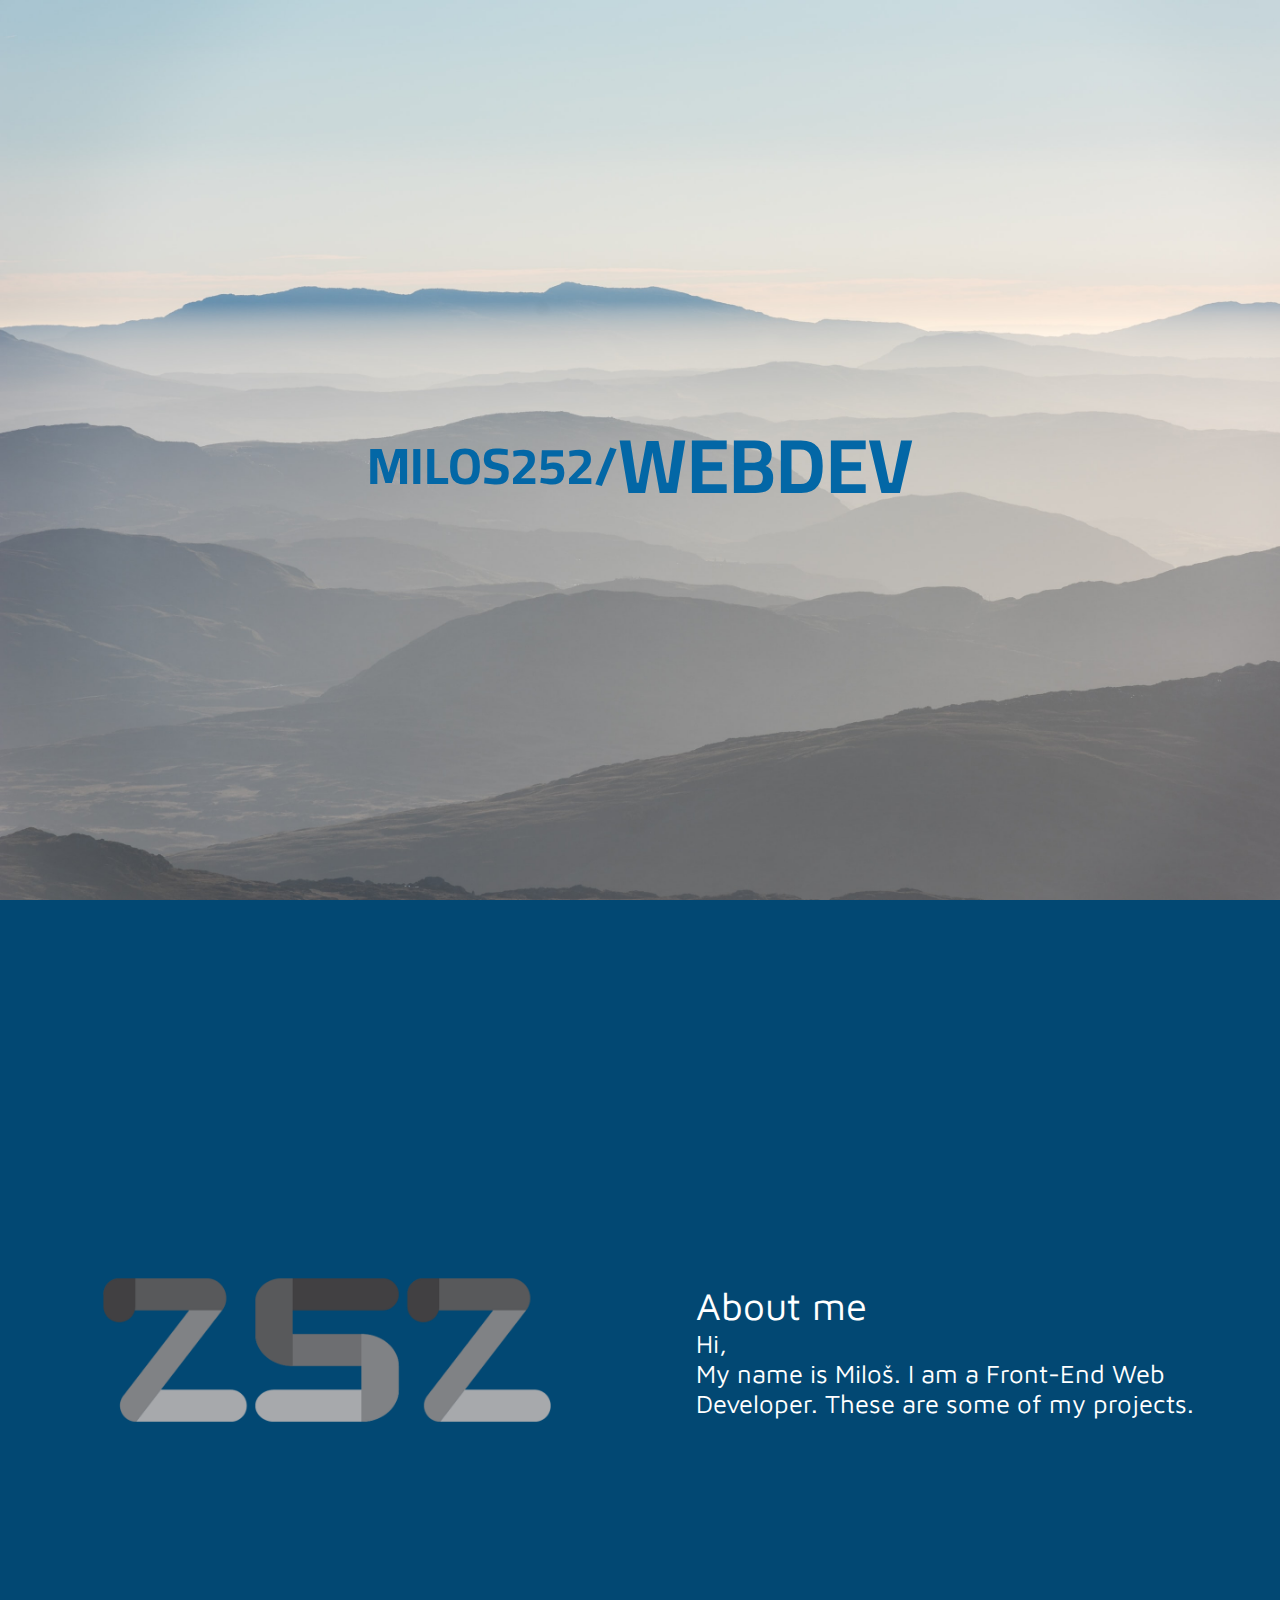
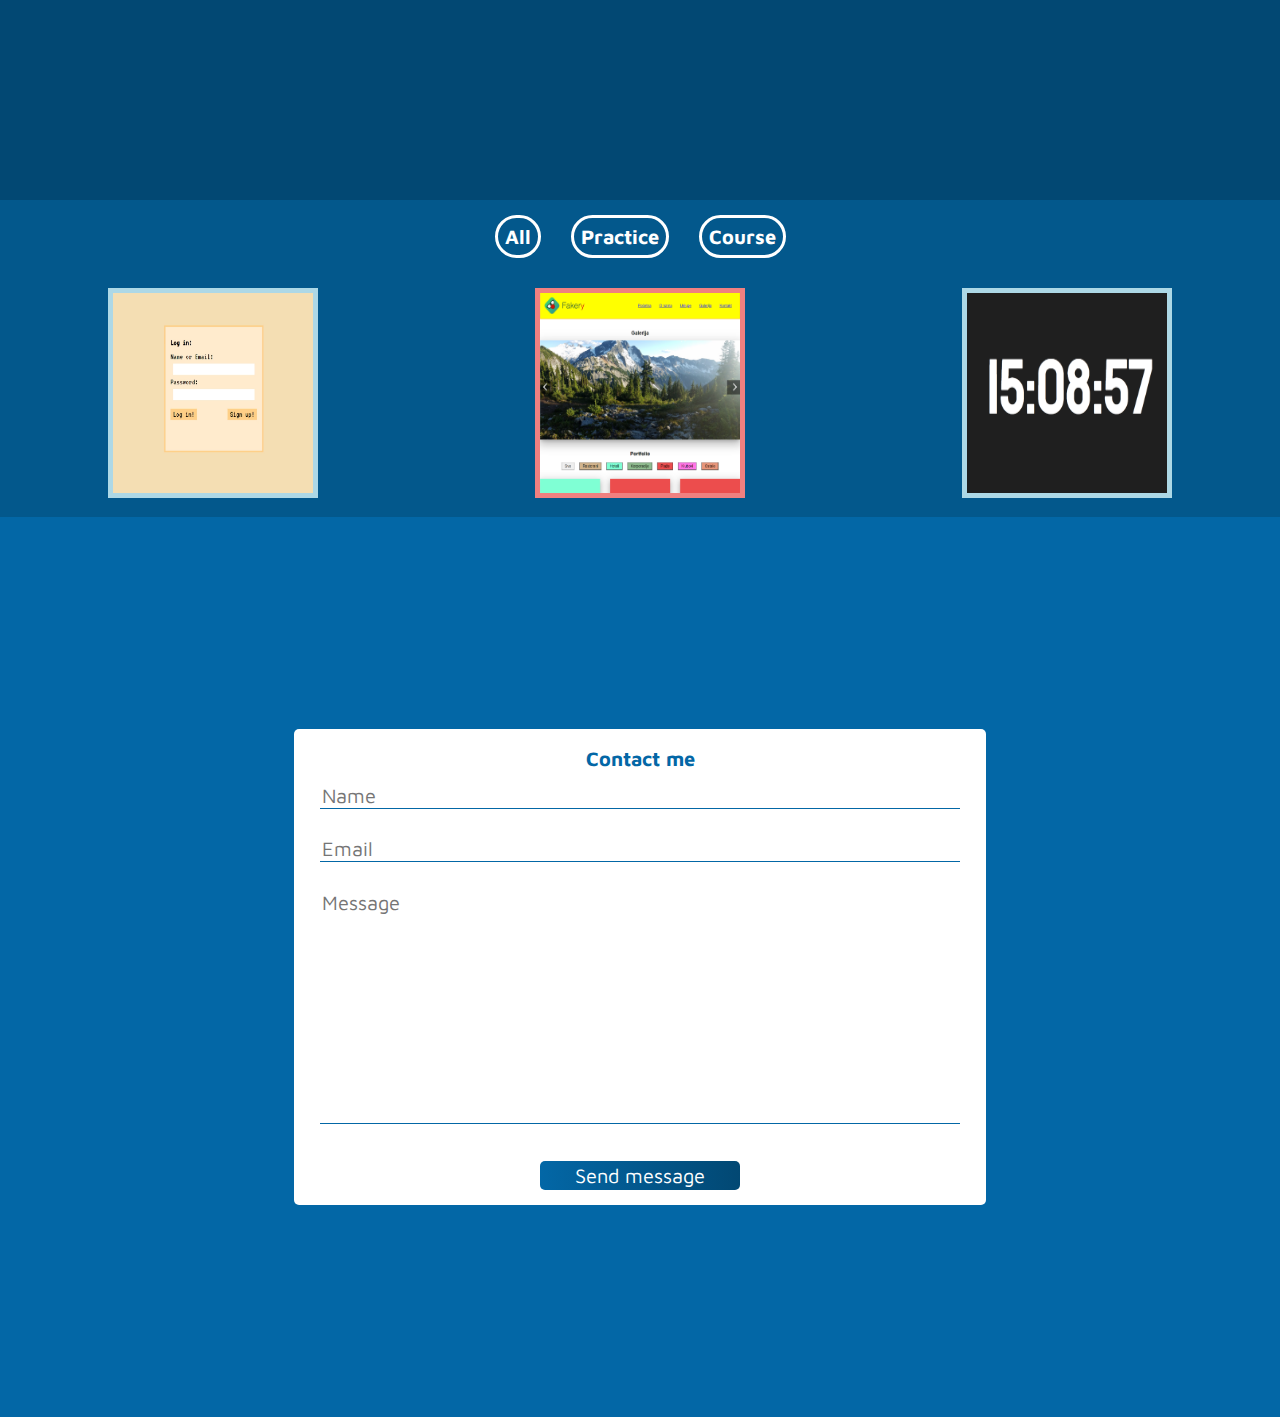
<file: index.html>
<!DOCTYPE html>
<html lang="en">
    <head>
        <meta charset="UTF-8" />
        <meta name="theme-color" content="#021526" />
        <meta http-equiv="X-UA-Compatible" content="IE=edge" />
        <meta name="viewport" content="width=device-width, initial-scale=1.0" />
        <meta
            keywords="web development, Milos252, portfolio, Milos252's portfolio, front-end"
        />
        <link rel="stylesheet" href="style.css" />
        <title>Milos252's portfolio</title>
    </head>
    <body>
        <div id="container">
            <div class="header" id="preanimated-header">
                <img
                    src="img/Logo Png.png"
                    alt="logo"
                    id="header-img"
                    onclick="logoClick()"
                />
                <ul>
                    <li><a href="#naslovna">Home</a></li>
                    <li><a href="#pocetna">About me</a></li>
                    <li><a href="#projekti">Projects</a></li>
                    <li><a href="#contact">Contact</a></li>
                </ul>
                <button><span>MENU</span></button>
            </div>
            <div id="naslovna">
                <h1 id="milos" class="preanimated">MILOS252/</h1>
                <p id="webdev" class="preanimated">WEBDEV</p>
            </div>

            <div id="pocetna">
                <img src="img/Logo Png.png" alt="" class="preanimated-img" />
                <div id="tekst">
                    <p>
                        <span>About me</span><br />
                        Hi,<br> My name is Miloš. I am a Front-End Web Developer.
                        These are some of my projects.
                    </p>
                </div>
            </div>
            <div id="projekti">
                <div id="projekti-dugmad">
                    <button data-category="sve">All</button>
                    <button class="blue" data-category="vjezbe">Practice</button>
                    <button class="red" data-category="kurs">Course</button>
                </div>
                <div id="projekti-slike">
                    <a
                        href="https://milos252.github.io/bank/index.html"
                        target="_blank"
                        data-category="vjezbe"
                        class="portfolio-single-item"
                        ><img class="blue" src="Banka/banka.jpg" alt=""
                    /></a>
                    <a
                        href="Vjezba 11/index.html"
                        target="_blank"
                        data-category="kurs"
                        class="portfolio-single-item"
                        ><img class="red" src="Vjezba 11/Vjezba11.png" alt=""
                    /></a>
                    <a
                        href="https://milos252.github.io/clock"
                        target="_blank"
                        data-category="vjezbe"
                        class="portfolio-single-item"
                        ><img class="blue" src="Clock/clock.png" alt=""
                    /></a>
                </div>
            </div>
            <div id="contact-bg">
                <div id="contact">
                    <h1>Contact me</h1>
                    <form
                        action="https://formsubmit.co/758626ba8e9f43e9ad9650829a77975d"
                        method="POST"
                    >
                        <input
                            type="hidden"
                            name="_next"
                            value="https://milos252.github.io/portfolio/"
                        />
                        <input
                            type="hidden"
                            name="_subject"
                            value="Nova poruka!"
                        />
                        <input
                            type="text"
                            placeholder="Name"
                            id="ime"
                            name="name"
                            required
                        />
                        <input type="hidden" name="_template" value="box" />
                        <input
                            type="email"
                            id="email"
                            name="email"
                            placeholder="Email"
                            required
                        />

                        <textarea
                            style="resize: none"
                            name="message"
                            id="poruka"
                            cols="30"
                            rows="10"
                            placeholder="Message"
                            required
                        ></textarea>

                        <div id="center">
                            <button type="submit">Send message</button>
                        </div>
                    </form>
                </div>
            </div>
        </div>
        <script src="script.js"></script>
    </body>
</html>
</file>
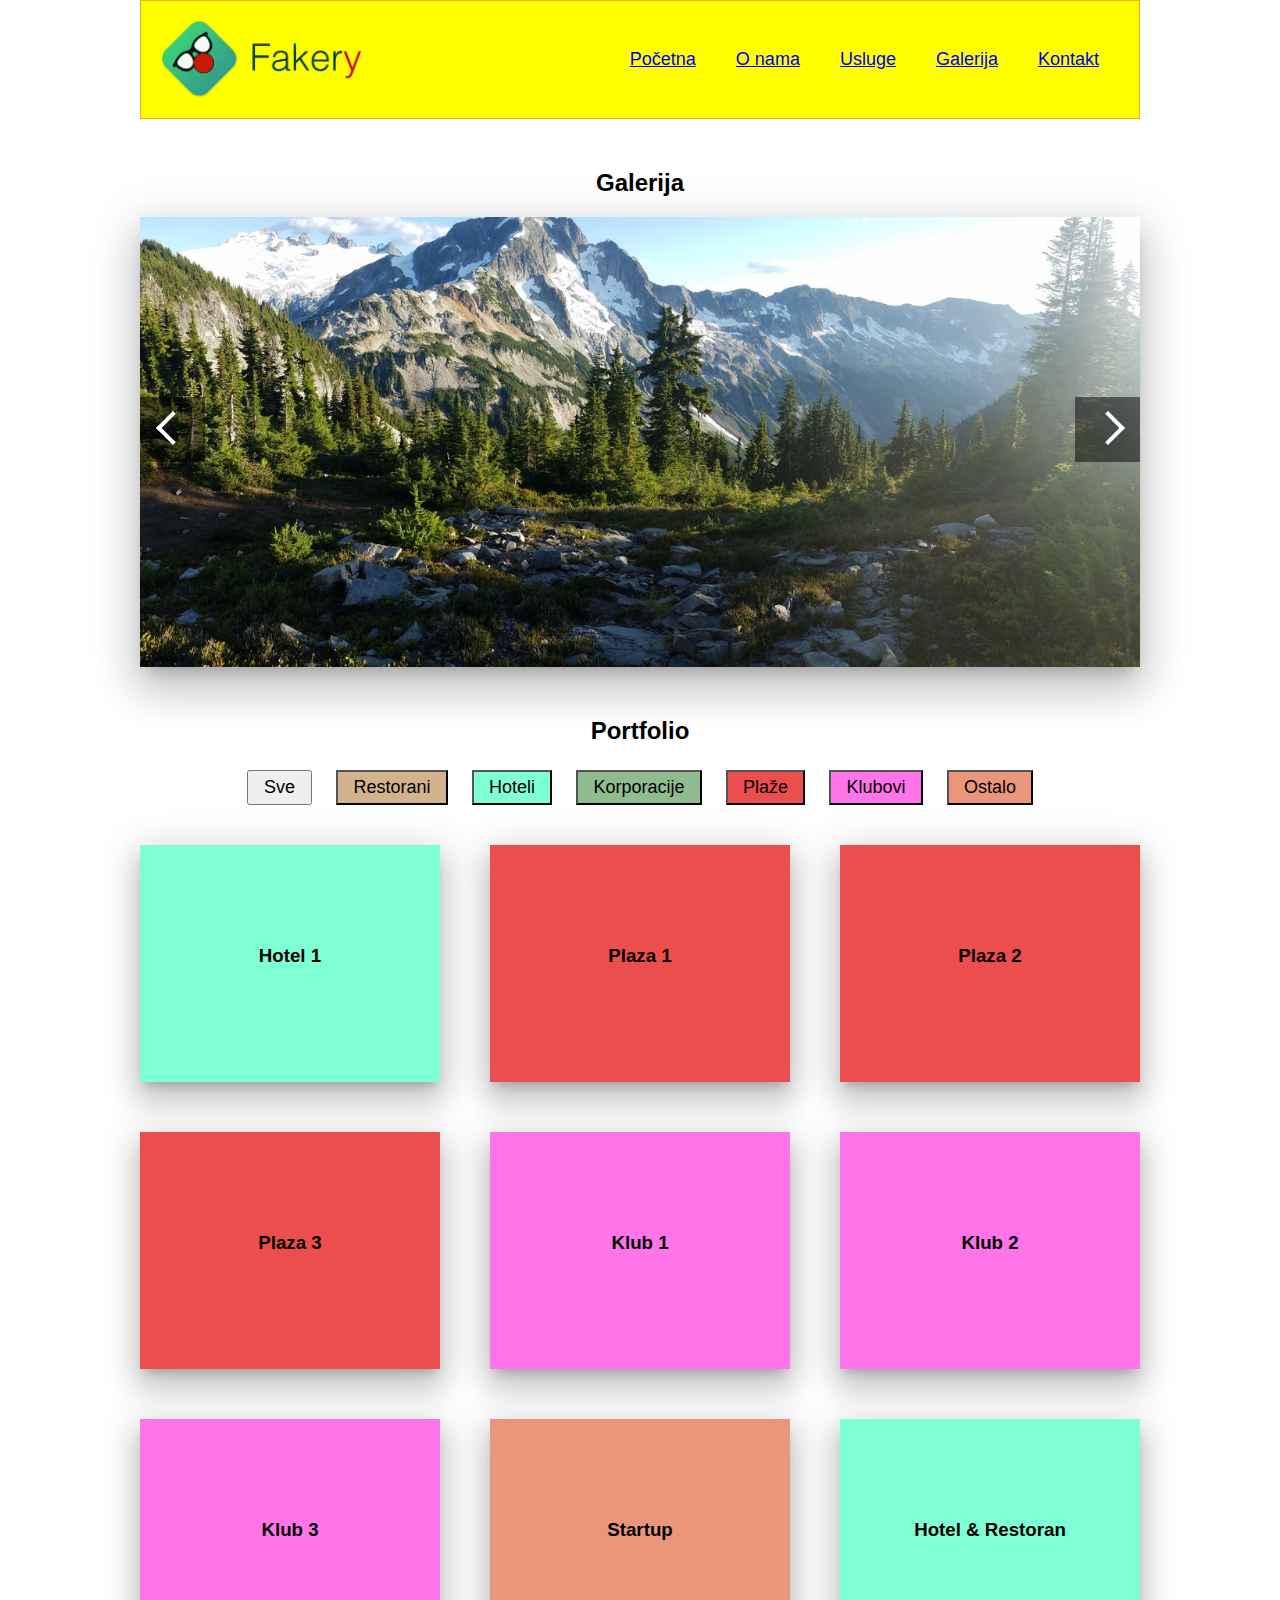
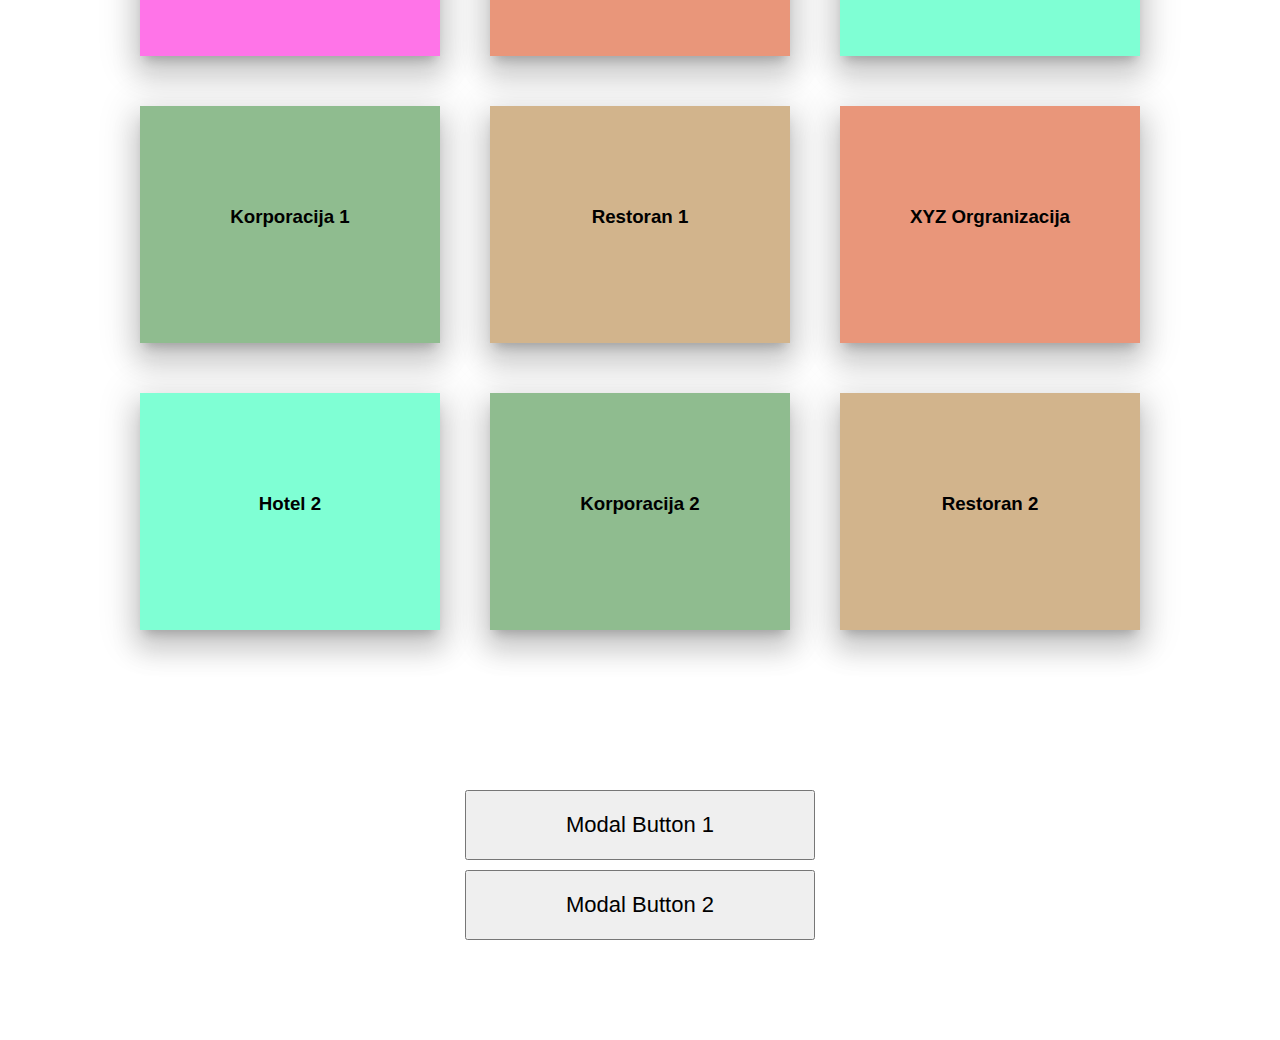
<file: Vjezba 11/index.html>
<!DOCTYPE html>
<html>
    <head>
        <title>Meni Slider Portfolio</title>
        <meta name="viewport" content="width=device-width, initial-scale=1" />
        <link rel="stylesheet" type="text/css" href="style.css" />
    </head>
    <body>
        <div class="header">
            <img src="img/logo.png" />

            <button>MENU</button>

            <ul>
                <li><a href="#">Početna</a></li>
                <li><a href="#">O nama</a></li>
                <li><a href="#">Usluge</a></li>
                <li><a href="#">Galerija</a></li>
                <li><a href="#">Kontakt</a></li>
            </ul>
        </div>

        <h2>Galerija</h2>

        <div class="slider-wrapper">
            <button id="left-btn"><i class="arrow"></i></button>
            <div class="slider-images">
                <img src="img/slide1.jpg" />
                <img src="img/slide2.jpg" />
                <img src="img/slide3.jpg" />
            </div>
            <button id="right-btn"><i class="arrow"></i></button>
        </div>

        <h2>Portfolio</h2>

        <div class="portfolio-wrapper">
            <div class="portfolio-categories">
                <button data-category="sve">Sve</button>
                <button data-category="restorani" class="brown">Restorani</button>
                <button data-category="hoteli" class="blue">Hoteli</button>
                <button data-category="korporacije" class="green">Korporacije</button>
                <button data-category="plaze" class="red">Plaže</button>
                <button data-category="klubovi" class="purple">Klubovi</button>
                <button data-category="ostalo" class="rose">Ostalo</button>
            </div>

            <div class="portfolio-items">
                <div class="portfolio-single-item blue" data-category="hoteli">
                    <h3>Hotel 1</h3>
                </div>

                <div class="portfolio-single-item red" data-category="plaze">
                    <h3>Plaza 1</h3>
                </div>

                <div class="portfolio-single-item red" data-category="plaze">
                    <h3>Plaza 2</h3>
                </div>

                <div class="portfolio-single-item red" data-category="plaze">
                    <h3>Plaza 3</h3>
                </div>

                <div class="portfolio-single-item purple" data-category="klubovi">
                    <h3>Klub 1</h3>
                </div>

                <div class="portfolio-single-item purple" data-category="klubovi">
                    <h3>Klub 2</h3>
                </div>

                <div class="portfolio-single-item purple" data-category="klubovi">
                    <h3>Klub 3</h3>
                </div>
                
                <div class="portfolio-single-item rose" data-category="ostalo">
                    <h3>Startup</h3>
                </div>

                <div class="portfolio-single-item blue" data-category="hoteli, restorani">
                    <h3>Hotel & Restoran</h3>
                </div>

                <div class="portfolio-single-item green" data-category="korporacije">
                    <h3>Korporacija 1</h3>
                </div>

                <div class="portfolio-single-item brown" data-category="restorani">
                    <h3>Restoran 1</h3>
                </div>

                <div class="portfolio-single-item rose" data-category="ostalo">
                    <h3>XYZ Orgranizacija</h3>
                </div>

                <div class="portfolio-single-item blue" data-category="hoteli">
                    <h3>Hotel 2</h3>
                </div>

                <div class="portfolio-single-item green" data-category="korporacije">
                    <h3>Korporacija 2</h3>
                </div>

                <div class="portfolio-single-item brown" data-category="restorani">
                    <h3>Restoran 2</h3>
                </div>
            </div>
        </div>

        <div class="modal-section">
            <button data-category="prvi-modal">Modal Button 1</button>
            <button data-category="drugi-modal">Modal Button 2</button>
        </div>

        <div class="popup-modal" data-category="prvi-modal">
            <button id="closeModal" data-category="prvi-modal">X</button>

            <h4>Prvi modal</h4>
            Lorem ipsum dolor sit amet, consectetur adipisicing elit, sed do
            eiusmod tempor incididunt ut labore et dolore magna aliqua. Ut enim
            ad minim veniam, quis nostrud exercitation ullamco laboris nisi ut
            aliquip ex ea commodo consequat. Duis aute irure dolor in
            reprehenderit in voluptate velit esse cillum dolore eu fugiat nulla
            pariatur. Excepteur sint occaecat cupidatat non proident, sunt in
            culpa qui officia deserunt mollit anim id est laborum.
        </div>
        
        <div class="popup-modal" data-category="drugi-modal">
            <button id="closeModal" data-category="drugi-modal">X</button>

            <h4>Drugi modal</h4>
            Lorem ipsum dolor sit amet, consectetur adipisicing elit, sed do
            eiusmod tempor incididunt ut labore et dolore magna aliqua. Ut enim
            ad minim veniam, quis nostrud exercitation ullamco laboris nisi ut
            aliquip ex ea commodo consequat. Duis aute irure dolor in
            reprehenderit in voluptate velit esse cillum dolore eu fugiat nulla
            pariatur. Excepteur sint occaecat cupidatat non proident, sunt in
            culpa qui officia deserunt mollit anim id est laborum.
        </div>

        <div class="overlay"></div>

        <script type="text/javascript" src="script.js"></script>
    </body>
</html>
</file>
<file: style.css>
@import url('https://fonts.googleapis.com/css2?family=Cairo:wght@900&display=swap');
@import url('https://fonts.googleapis.com/css2?family=Maven+Pro&display=swap');

* {
    font-size: 20px;
    font-family: 'Maven Pro', sans-serif;
    -webkit-tap-highlight-color: rgba(0, 0, 0, 0);
    scroll-behavior: smooth;
}

html,
body {
    width: 100%;
    height: 100%;
    margin: 0;
    padding: 0;
    background-color: rgb(230, 230, 230);
}

body::-webkit-scrollbar {
    display: none;
}

#naslovna {
    width: 100%;
    height: 100vh;
    display: flex;
    background-image: url('img/background.jpg');
    background-size: cover;
    justify-content: center;
    align-items: center;
}



#webdev,
#milos {
    transition: all 0.5s ease;
}

.preanimated {
    transform: translateY(-15px);
    opacity: 0;
}

.animated {
    opacity: 1;
    transform: translateY(15px);
}

#naslovna h1 {
    font-size: clamp(32px, 4vw, 4vw);
    font-weight: bold;
    color: #0367a6;
    font-family: 'Cairo', sans-serif;
    user-select: none;
}

#naslovna p {
    font-size: clamp(36px, 6vw, 6vw);
    font-weight: bold;
    color: #0367a6;
    font-family: 'Cairo', sans-serif;
    user-select: none;
}

.header {
    width: 100%;
    height: 13%;
    padding: 10px;
    background-color: #022340;
    position: fixed;
    display: flex;
    align-items: center;
    z-index: 200;
    transition: all 0.5s ease;
}

#preanimated-header {
    opacity: 0;
}

#animated-header {
    opacity: 80%;
}

.header img {
    width: 10%;
    min-width: 125px;
    aspect-ratio: 1/1;
    padding-left: 30px;
    user-select: none;
}

.header ul {
    width: 30%;
    height: 100px;
    margin-left: auto;
    margin-right: 50px;
    align-items: center;
    list-style-type: none;
    display: flex;
    justify-content: space-around;
}

.header ul a {
    text-decoration: none;
    color: white;
    border: 2px solid white;
    border-radius: 30px;
    cursor: pointer;
    padding: 7px;
    font-size: 1.5vw;
}

.header ul li {
    margin-right: auto;
    font-weight: bold;
}

.header button {
    display: none;
    background: none;
    border: none;
}

#pocetna {
    display: flex;
    justify-content: space-between;
    align-items: center;
    height: 100vh;
    min-height: 500px;
    width: 100%;
    background-color: #024873;
}

#pocetna img {
    width: 35%;
    aspect-ratio: 1/1;
    padding: 15px;
    user-select: none;
    margin: 0 auto;
    z-index: 100;
    transition: all 0.5s ease;
}

.animated-img {
    transform: translateX(15px);
    opacity: 1;
}

.preanimated-img {
    transform: translateX(-15px);
    opacity: 0;
}

#tekst p span {
    text-align: center;
    font-size: 3vw;
    color: white;
}

#tekst p {
    font-size: 2vw;
    color: white;
}

#tekst {
    width: 40%;
    margin: auto;
    max-height: 250px;
}

#projekti {
    width: 100%;
    background-color: #03588c;
}

#projekti-dugmad {
    display: flex;
    justify-content: center;
}

#projekti-dugmad button {
    margin: 15px;
    padding: 7px;
    border: 3px solid white;
    background: none;
    font-weight: bold;
    border-radius: 30px;
    cursor: pointer;
    color: white;
}

#projekti-slike {
    display: flex;
    justify-content: space-around;
    flex-wrap: wrap;
    margin: 0 auto;
}

#projekti-slike img {
    width: 200px;
    height: 200px;
    margin: 15px;
}

.red {
    border: 5px solid lightcoral;
}

.blue {
    border: 5px solid lightblue;
}

#contact-bg {
    height: 100vh;
    width: 100%;
    background-color: #0367a6;
    color: white;
    display: flex;
    justify-content: center;
    align-items: center;
    flex-direction: column;
}

#contact {
    background-color: white;
    padding: 0.5vh 2vw;
    border-radius: 5px;
    width: 50%;

    display: flex;
    flex-direction: column;
}

#contact form {
    display: flex;
    gap: 3vh;
    flex-direction: column;
}

#contact form input,
textarea {
    border: none;
    border-bottom: 1px solid #0367a6;
}

textarea::-webkit-scrollbar {
    width: 4px;
}

textarea::-webkit-scrollbar-thumb {
    background-color: #0367a6;
}

#contact form input:focus,
textarea:focus {
    border-bottom: 2px solid #022340;
    outline: none;
}

#contact h1 {
    color: #0367a6;
    text-align: center;
}

#center {
    display: flex;
    justify-content: center;
    align-items: center;
    flex-direction: column;
}

#center button {
    color: white;
    margin: 10px;
    padding: 3px;
    border: none;
    border-radius: 5px;
    background: linear-gradient(to right, #0367a6, #024873);
    width: 50%;
    cursor: pointer;
    max-width: 200px;
}

@media only screen and (max-width: 800px) {
    #tekst p span {
        text-align: center;
        font-size: 15px;
    }

    #tekst p {
        font-size: 13px;
    }

    .header ul a {
        font-size: 12px;
        margin: 5px;
        white-space: nowrap;
    }
}

@media only screen and (max-width: 630px) {
    .header ul {
        display: none;
        width: 100%;
    }

    .header button {
        display: block;
        position: absolute;
        color: white;
        right: 10%;
        top: 10%;
    }

    #contact {
        width: 90%;
    }

    #pocetna {
        flex-direction: column;
        justify-content: center;
        align-items: center;
    }

    #pocetna img {
        display: none;
    }

    #tekst {
        width: 70%;
        display: flex;
        flex-direction: column;
        align-items: center;
    }

    #tekst p span {
        font-size: 22px;
    }

    #tekst p {
        font-size: 17px;
        width: 90%;
        margin: 0 auto;
    }
}
</file>
<file: Vjezba 11/style.css>
* {
	box-sizing: border-box;
	margin: 0;
	padding: 0;
}

body {
	font-family: sans-serif;
}

h1 {
	text-align: center;
	margin-bottom: 15px;
}

h2 {
	margin-bottom: 15px;
	text-align: center;
}

h3 {
	margin-bottom: 15px;
	text-align: center;
}

.header {
	display: flex;
	justify-content: space-between;
	max-width: 1000px;
	margin: auto;
	align-items: center;
	padding: 20px;
	border: 1px solid orange;
	background-color: yellow;
	margin-bottom: 50px;
}

.header img {
	max-width: 200px;
}

.header ul {
	display: flex;
	list-style: none;
	font-size: 18px;
	justify-content: space-around;
    z-index: 9;
}

.header ul li a {
	padding: 10px 20px;
	display: block;
}

.header button {
	display: none;
	padding: 10px;
}

@media (max-width: 1000px) {
	.header button {
		display: block;
	}

	.header ul {
		display: none;
		background-color: lightsteelblue;
		position: absolute;
		width: 100%;
		left: 0;
		right: 0;
		top: 119px;
	}
}

/*
 * SLIDER
 */

.slider-wrapper {
    max-width: 1000px;
    height: 450px;
    box-shadow: 0 24px 38px 3px rgba(0, 0, 0, 0.14), 0 9px 46px 8px rgba(0, 0, 0, 0.12), 0 11px 15px -7px rgba(0, 0, 0, 0.2);
    margin: auto;
    margin-top: 20px;
    position: relative;
    margin-bottom: 50px;
}

.slider-wrapper .slider-images {
	height: 100%;
}

.slider-wrapper .slider-images img {
	width: 100%;
	height: 100%;
	object-fit: cover;
	display: none;
}

.slider-wrapper .slider-images img:first-child {
	display: block;
}

.slider-wrapper button {
    height: 65px;
    width: 65px;
    border: none;
    outline: none;
    background: rgba(0, 0, 0, 0.5);
    cursor: pointer;
    top: 40%;
    position: absolute;
	z-index: 999;
}

.slider-wrapper button .arrow {
    border: solid #fff;
    border-width: 0 4px 4px 0;
    display: inline-block;
    padding: 10px;
    transition: transform 0.3s ease-out;
    outline: none;
}

.slider-wrapper #right-btn {
    right: 0;
}

.slider-wrapper #right-btn .arrow {
    transform: rotate(-45deg);
}

.slider-wrapper #left-btn {
    left: 0;
}

.slider-wrapper #left-btn .arrow {
    transform: rotate(135deg);
}

/*
 * PORTFOLIO
 */

.portfolio-wrapper {
	max-width: 1000px;
	margin: auto;
}

.portfolio-categories {
	padding-bottom: 30px;
	padding-top: 10px;
	text-align: center;
}

.portfolio-categories button {
	padding: 5px 15px;
	font-size: 18px;
	cursor: pointer;
	margin-left: 10px;
	margin-right: 10px;
    margin-bottom: 10px;
}

.portfolio-items {
	display: flex;
	justify-content: space-between;
	flex-wrap: wrap;
}

.portfolio-single-item {
	width: 30%;
	box-shadow: 0 18px 25px 3px rgba(0, 0, 0, 0.14), 0 6px 35px 8px rgba(0, 0, 0, 0.12), 0 8px 10px -5px rgba(0, 0, 0, 0.2);
	padding: 100px 30px;
	margin-bottom: 5%;
}

@media (max-width: 767px) {
    .portfolio-single-item {
        width: 47%;
    }
}

.blue {
	background-color: aquamarine;
}

.rose {
	background-color: darksalmon;
}

.green {
	background-color: darkseagreen;
}

.brown {
	background-color: tan;
}

.red {
	background-color: rgb(236, 77, 77);
}

.purple {
	background-color: rgb(255, 116, 232);
}
/*
 * MODAL
 */

.modal-section {
	max-width: 1000px;
 	padding: 100px;
 	margin: auto;
}

.modal-section button {
	padding: 20px;
	font-size: 22px;
	margin: auto;
	margin-top: 10px;
	display: block;
	max-width: 350px;
	width: 100%;
	cursor: pointer;
}

.popup-modal {
	display: none;
	position: fixed;
	left: 0;
	right: 0;
	top: 25%;
	z-index: 200;
	max-width: 600px;
	padding: 30px;
	margin: auto;
	background-color: #fff;
}

.popup-modal button {
	font-size: 26px;
	cursor: pointer;
	position: absolute;
	right: 10px;
	top: 10px;
	background-color: transparent;
	font-weight: bold;
	border: 0;
}

.overlay {
	display: none;
	position: fixed;
	bottom: 0;
	top: 0;
	left: 0;
	right: 0;
	width: 100%;
	height: 100%;
	z-index: 100;
	background-color: rgba(0, 0, 0, 0.5);
}
</file>
